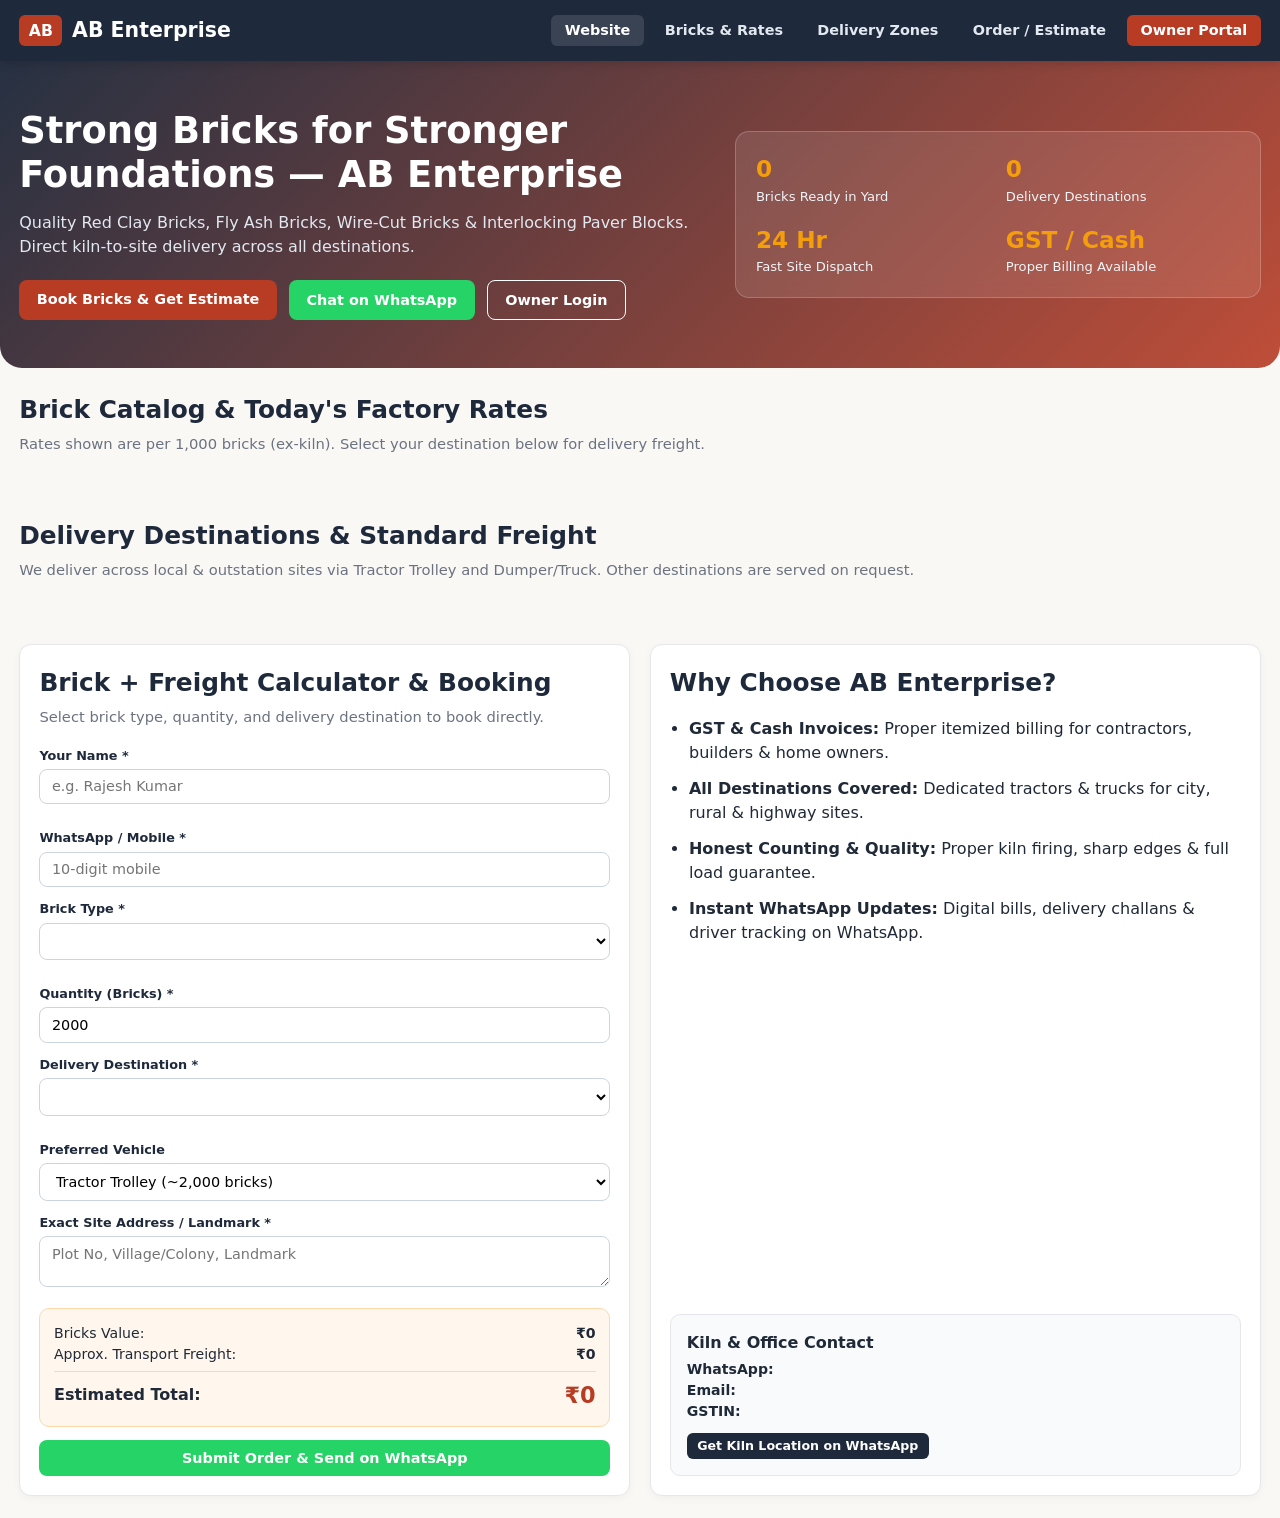
<file: index.html>
<!DOCTYPE html>
<html lang="en">
<head>
  <meta charset="UTF-8" />
  <meta name="viewport" content="width=device-width, initial-scale=1.0" />
  <title>AB Enterprise | Brick Manufacturing, Invoicing & Owner Portal</title>
  <style>
    :root {
      --primary: #b83b24;
      --primary-dark: #8f2a18;
      --secondary: #1e293b;
      --accent: #f59e0b;
      --whatsapp: #25d366;
      --whatsapp-dark: #128c7e;
      --bg: #faf8f5;
      --card: #ffffff;
      --text: #1f2937;
      --muted: #6b7280;
      --border: #e5e7eb;
      --success: #16a34a;
      --warning: #d97706;
      --danger: #dc2626;
      --info: #2563eb;
    }

    * { box-sizing: border-box; margin: 0; padding: 0; font-family: 'Segoe UI', system-ui, -apple-system, sans-serif; }
    body { background: var(--bg); color: var(--text); line-height: 1.5; }
    .hidden { display: none !important; }

    header { background: var(--secondary); color: #fff; position: sticky; top: 0; z-index: 100; box-shadow: 0 2px 10px rgba(0,0,0,0.16); }
    .nav-container { max-width: 1320px; margin: auto; padding: 0.78rem 1.2rem; display: flex; justify-content: space-between; align-items: center; flex-wrap: wrap; gap: 0.8rem; }
    .brand { display: flex; align-items: center; gap: 0.6rem; font-size: 1.28rem; font-weight: 800; color: #fff; cursor: pointer; }
    .brand-badge { background: var(--primary); color: #fff; padding: 0.25rem 0.6rem; border-radius: 6px; font-size: 0.98rem; }
    nav { display: flex; gap: 0.45rem; flex-wrap: wrap; align-items: center; }
    .nav-btn { background: transparent; color: #e2e8f0; border: none; padding: 0.45rem 0.85rem; border-radius: 6px; cursor: pointer; font-size: 0.9rem; font-weight: 600; text-decoration: none; }
    .nav-btn:hover, .nav-btn.active { background: rgba(255,255,255,0.12); color: #fff; }
    .nav-btn.owner-pill { background: var(--primary); color: #fff; }
    .nav-btn.owner-pill:hover { background: var(--primary-dark); }

    .container { max-width: 1320px; margin: auto; padding: 1.4rem 1.2rem; }
    .section-title { font-size: 1.55rem; color: var(--secondary); font-weight: 800; margin-bottom: 0.3rem; }
    .section-sub { color: var(--muted); margin-bottom: 1.1rem; font-size: 0.92rem; }
    .grid-2 { display: grid; grid-template-columns: repeat(auto-fit, minmax(320px, 1fr)); gap: 1.2rem; }
    .grid-3 { display: grid; grid-template-columns: repeat(auto-fit, minmax(260px, 1fr)); gap: 1.1rem; }
    .grid-4 { display: grid; grid-template-columns: repeat(auto-fit, minmax(210px, 1fr)); gap: 0.95rem; }

    .card { background: var(--card); border: 1px solid var(--border); border-radius: 12px; padding: 1.2rem; box-shadow: 0 2px 8px rgba(0,0,0,0.04); }

    .btn { display: inline-flex; align-items: center; justify-content: center; gap: 0.4rem; padding: 0.6rem 1.1rem; border-radius: 8px; border: none; font-weight: 700; cursor: pointer; font-size: 0.9rem; text-decoration: none; transition: 0.18s; }
    .btn-primary { background: var(--primary); color: #fff; }
    .btn-primary:hover { background: var(--primary-dark); }
    .btn-wa { background: var(--whatsapp); color: #fff; }
    .btn-wa:hover { background: var(--whatsapp-dark); }
    .btn-dark { background: var(--secondary); color: #fff; }
    .btn-info { background: var(--info); color: #fff; }
    .btn-danger { background: var(--danger); color: #fff; }
    .btn-outline { background: #fff; border: 1.5px solid #cbd5e1; color: var(--secondary); }
    .btn-hero-outline { background: transparent; border: 1.5px solid #fff; color: #fff; }
    .btn-sm { padding: 0.34rem 0.65rem; font-size: 0.79rem; border-radius: 6px; }

    .hero { background: linear-gradient(135deg, rgba(30,41,59,0.96), rgba(184,59,36,0.9)); color: #fff; padding: 3rem 1.2rem; border-radius: 0 0 22px 22px; }
    .hero-inner { max-width: 1320px; margin: auto; display: grid; grid-template-columns: 1.3fr 1fr; gap: 2rem; align-items: center; }
    .hero h1 { font-size: 2.3rem; line-height: 1.2; margin-bottom: 0.85rem; }
    .hero p { color: #e2e8f0; margin-bottom: 1.3rem; }
    .hero-stats { background: rgba(255,255,255,0.1); backdrop-filter: blur(8px); padding: 1.25rem; border-radius: 14px; border: 1px solid rgba(255,255,255,0.2); display: grid; grid-template-columns: 1fr 1fr; gap: 1rem; }
    .stat-box h3 { font-size: 1.45rem; color: var(--accent); }
    .stat-box p { font-size: 0.82rem; margin: 0; color: #f1f5f9; }

    .brick-icon { width: 44px; height: 26px; background: var(--primary); border-radius: 4px; margin-bottom: 0.65rem; box-shadow: inset 0 -4px 0 rgba(0,0,0,0.22); }
    .price-tag { font-size: 1.28rem; font-weight: 800; color: var(--primary); margin: 0.3rem 0; }
    .badge { display: inline-block; padding: 0.18rem 0.55rem; border-radius: 999px; font-size: 0.75rem; font-weight: 700; }
    .badge-ok { background: #dcfce7; color: #166534; }
    .badge-warn { background: #fef3c7; color: #92400e; }
    .badge-blue { background: #dbeafe; color: #1e40af; }
    .badge-red { background: #fee2e2; color: #991b1b; }
    .badge-purple { background: #f3e8ff; color: #6b21a8; }

    .form-group { margin-bottom: 0.78rem; }
    label { display: block; font-size: 0.8rem; font-weight: 700; margin-bottom: 0.25rem; color: var(--secondary); }
    input, select, textarea { width: 100%; padding: 0.54rem 0.72rem; border: 1px solid #cbd5e1; border-radius: 8px; font-size: 0.9rem; background: #fff; }
    input:focus, select:focus, textarea:focus { outline: none; border-color: var(--primary); box-shadow: 0 0 0 3px rgba(184,59,36,0.12); }
    .estimate-box { background: #fff7ed; border: 1px solid #fed7aa; padding: 0.85rem; border-radius: 10px; margin: 0.85rem 0; }

    .login-wrap { min-height: 78vh; display: flex; align-items: center; justify-content: center; padding: 1.5rem; }
    .login-card { max-width: 420px; width: 100%; background: #fff; border: 1px solid var(--border); border-radius: 16px; padding: 2rem; box-shadow: 0 12px 30px rgba(0,0,0,0.08); }
    .demo-creds { background: #f8fafc; border: 1px dashed #94a3b8; padding: 0.75rem; border-radius: 8px; font-size: 0.84rem; margin-bottom: 1rem; }

    .kpi-card { background: #fff; border-left: 5px solid var(--primary); padding: 0.95rem 1.05rem; border-radius: 10px; box-shadow: 0 2px 6px rgba(0,0,0,0.05); }
    .kpi-card span { font-size: 0.78rem; color: var(--muted); font-weight: 700; display: block; }
    .kpi-card h2 { font-size: 1.4rem; margin-top: 0.15rem; color: var(--secondary); }

    .owner-tabs { display: flex; gap: 0.42rem; flex-wrap: wrap; margin: 1.15rem 0; padding-bottom: 0.6rem; border-bottom: 2px solid var(--border); }
    .tab-btn { padding: 0.5rem 0.85rem; border: none; background: #e2e8f0; color: var(--secondary); border-radius: 8px; font-weight: 700; font-size: 0.84rem; cursor: pointer; }
    .tab-btn.active { background: var(--secondary); color: #fff; }

    .sub-switch { display: inline-flex; background: #e2e8f0; padding: 4px; border-radius: 10px; }
    .sub-switch button { border: none; background: transparent; padding: 0.45rem 1rem; border-radius: 7px; font-weight: 700; cursor: pointer; color: var(--secondary); font-size: 0.86rem; }
    .sub-switch button.active { background: var(--primary); color: #fff; }

    .table-wrap { overflow-x: auto; }
    table { width: 100%; border-collapse: collapse; margin-top: 0.4rem; font-size: 0.86rem; }
    th, td { padding: 0.6rem 0.65rem; text-align: left; border-bottom: 1px solid var(--border); vertical-align: top; }
    th { background: #f8fafc; font-weight: 700; color: var(--secondary); white-space: nowrap; }

    .alert-bar { background: #fef3c7; border: 1px solid #f59e0b; color: #92400e; padding: 0.7rem 0.95rem; border-radius: 10px; margin-top: 0.9rem; font-size: 0.86rem; }
    .draft-items-box { background: #f8fafc; border: 1px solid var(--border); border-radius: 10px; padding: 0.85rem; margin: 0.85rem 0; }

    .modal-backdrop { position: fixed; inset: 0; background: rgba(15,23,42,0.7); z-index: 1000; display: flex; align-items: center; justify-content: center; padding: 1rem; }
    .modal-box { background: #fff; border-radius: 12px; max-width: 720px; width: 100%; padding: 1.6rem; max-height: 92vh; overflow-y: auto; box-shadow: 0 20px 45px rgba(0,0,0,0.3); }
    .inv-header { display: flex; justify-content: space-between; gap: 1rem; border-bottom: 2px solid var(--secondary); padding-bottom: 0.8rem; margin-bottom: 0.9rem; flex-wrap: wrap; }
    .inv-meta-grid { display: grid; grid-template-columns: 1fr 1fr; gap: 0.8rem; background: #f8fafc; padding: 0.8rem; border-radius: 8px; margin-bottom: 0.9rem; font-size: 0.88rem; }

    .wa-float { position: fixed; bottom: 20px; right: 20px; z-index: 950; display: flex; flex-direction: column; align-items: flex-end; gap: 0.55rem; }
    .wa-popup { background: #fff; border: 1px solid var(--border); border-radius: 12px; width: 280px; padding: 1rem; box-shadow: 0 10px 25px rgba(0,0,0,0.18); }
    .wa-fab { background: var(--whatsapp); color: #fff; border: none; border-radius: 999px; padding: 0.8rem 1.15rem; font-weight: 800; font-size: 0.9rem; cursor: pointer; box-shadow: 0 6px 18px rgba(37,211,102,0.4); display: flex; align-items: center; gap: 0.4rem; }

    footer { background: var(--secondary); color: #cbd5e1; text-align: center; padding: 1.7rem 1rem; margin-top: 3rem; font-size: 0.86rem; }

    @media (max-width: 768px) {
      .hero-inner, .inv-meta-grid { grid-template-columns: 1fr; }
      .hero h1 { font-size: 1.8rem; }
    }

    @media print {
      header, .wa-float, footer, #page-website, #page-login, #page-owner, .no-print { display: none !important; }
      #print-modal { position: static; background: none; padding: 0; display: block !important; }
      #print-modal .modal-box { box-shadow: none; max-width: 100%; border: 1px solid #000; padding: 1rem; }
    }
  </style>
</head>
<body>

  <!-- Header -->
  <header>
    <div class="nav-container">
      <div class="brand" onclick="openPublicPage()">
        <span class="brand-badge">AB</span>
        <span id="hdr-biz-name">AB Enterprise</span>
      </div>
      <nav>
        <button class="nav-btn active" id="nav-web-btn" onclick="openPublicPage()">Website</button>
        <a class="nav-btn" href="#products" onclick="openPublicPage()">Bricks & Rates</a>
        <a class="nav-btn" href="#destinations-public" onclick="openPublicPage()">Delivery Zones</a>
        <a class="nav-btn" href="#order-section" onclick="openPublicPage()">Order / Estimate</a>
        <button class="nav-btn owner-pill" id="nav-owner-btn" onclick="openOwnerPortal()">Owner Portal</button>
      </nav>
    </div>
  </header>

  <!-- ==================== 1. PUBLIC WEBSITE ==================== -->
  <main id="page-website">
    <section class="hero">
      <div class="hero-inner">
        <div>
          <h1>Strong Bricks for Stronger Foundations — <span class="biz-name-txt">AB Enterprise</span></h1>
          <p class="biz-tagline-txt">Quality Red Clay Bricks, Fly Ash Bricks, Wire-Cut Bricks & Interlocking Paver Blocks. Direct kiln-to-site delivery across all destinations.</p>
          <div style="display:flex; gap:0.75rem; flex-wrap:wrap;">
            <a href="#order-section" class="btn btn-primary">Book Bricks & Get Estimate</a>
            <button class="btn btn-wa" onclick="openQuickWhatsApp('Hello, I would like to know today\'s brick rates and delivery availability.')">Chat on WhatsApp</button>
            <button class="btn btn-hero-outline" onclick="openOwnerPortal()">Owner Login</button>
          </div>
        </div>
        <div class="hero-stats">
          <div class="stat-box"><h3 id="hero-stock">0</h3><p>Bricks Ready in Yard</p></div>
          <div class="stat-box"><h3 id="hero-dests">0</h3><p>Delivery Destinations</p></div>
          <div class="stat-box"><h3>24 Hr</h3><p>Fast Site Dispatch</p></div>
          <div class="stat-box"><h3>GST / Cash</h3><p>Proper Billing Available</p></div>
        </div>
      </div>
    </section>

    <section class="container" id="products">
      <h2 class="section-title">Brick Catalog & Today's Factory Rates</h2>
      <p class="section-sub">Rates shown are per 1,000 bricks (ex-kiln). Select your destination below for delivery freight.</p>
      <div class="grid-4" id="public-products-grid"></div>
    </section>

    <section class="container" id="destinations-public">
      <h2 class="section-title">Delivery Destinations & Standard Freight</h2>
      <p class="section-sub">We deliver across local & outstation sites via Tractor Trolley and Dumper/Truck. Other destinations are served on request.</p>
      <div class="grid-4" id="public-dest-grid"></div>
    </section>

    <section class="container" id="order-section">
      <div class="grid-2">
        <div class="card">
          <h2 class="section-title">Brick + Freight Calculator & Booking</h2>
          <p class="section-sub">Select brick type, quantity, and delivery destination to book directly.</p>
          <form id="public-order-form" onsubmit="handlePublicOrder(event)">
            <div class="grid-2" style="gap:0.75rem;">
              <div class="form-group"><label>Your Name *</label><input type="text" id="ord-name" required placeholder="e.g. Rajesh Kumar"></div>
              <div class="form-group"><label>WhatsApp / Mobile *</label><input type="tel" id="ord-phone" required placeholder="10-digit mobile"></div>
            </div>
            <div class="grid-2" style="gap:0.75rem;">
              <div class="form-group"><label>Brick Type *</label><select id="ord-brick" onchange="updatePublicEstimate()"></select></div>
              <div class="form-group"><label>Quantity (Bricks) *</label><input type="number" id="ord-qty" min="100" step="100" value="2000" oninput="updatePublicEstimate()" required></div>
            </div>
            <div class="grid-2" style="gap:0.75rem;">
              <div class="form-group"><label>Delivery Destination *</label><select id="ord-dest" onchange="updatePublicEstimate()"></select></div>
              <div class="form-group">
                <label>Preferred Vehicle</label>
                <select id="ord-veh-type" onchange="updatePublicEstimate()">
                  <option value="tractor">Tractor Trolley (~2,000 bricks)</option>
                  <option value="truck">Dumper / Truck (~5,000+ bricks)</option>
                </select>
              </div>
            </div>
            <div class="form-group"><label>Exact Site Address / Landmark *</label><textarea id="ord-address" rows="2" required placeholder="Plot No, Village/Colony, Landmark"></textarea></div>

            <div class="estimate-box">
              <div style="display:flex; justify-content:space-between; font-size:0.88rem;"><span>Bricks Value:</span><strong id="est-bricks">₹0</strong></div>
              <div style="display:flex; justify-content:space-between; font-size:0.88rem;"><span>Approx. Transport Freight:</span><strong id="est-freight">₹0</strong></div>
              <hr style="margin:0.4rem 0; border:none; border-top:1px solid #fed7aa;">
              <div style="display:flex; justify-content:space-between; align-items:center;">
                <strong>Estimated Total:</strong>
                <strong style="font-size:1.4rem; color:var(--primary);" id="ord-estimate">₹0</strong>
              </div>
              <small style="color:var(--muted);" id="ord-load-info"></small>
            </div>
            <button type="submit" class="btn btn-wa" style="width:100%;">Submit Order & Send on WhatsApp</button>
          </form>
        </div>

        <div class="card" style="display:flex; flex-direction:column; justify-content:space-between;">
          <div>
            <h2 class="section-title">Why Choose <span class="biz-name-txt">AB Enterprise</span>?</h2>
            <ul style="padding-left:1.2rem; display:grid; gap:0.75rem; margin:1rem 0;">
              <li><strong>GST & Cash Invoices:</strong> Proper itemized billing for contractors, builders & home owners.</li>
              <li><strong>All Destinations Covered:</strong> Dedicated tractors & trucks for city, rural & highway sites.</li>
              <li><strong>Honest Counting & Quality:</strong> Proper kiln firing, sharp edges & full load guarantee.</li>
              <li><strong>Instant WhatsApp Updates:</strong> Digital bills, delivery challans & driver tracking on WhatsApp.</li>
            </ul>
          </div>
          <div style="background:#f8fafc; padding:1rem; border-radius:10px; border:1px solid var(--border);">
            <h4>Kiln & Office Contact</h4>
            <p style="font-size:0.88rem; color:var(--muted); margin-top:0.25rem;" id="contact-address-display"></p>
            <p style="font-size:0.88rem; margin-top:0.25rem;">
              <strong>WhatsApp:</strong> <span id="contact-phone-display"></span><br>
              <strong>Email:</strong> <span id="contact-email-display"></span><br>
              <strong>GSTIN:</strong> <span id="contact-gst-display"></span>
            </p>
            <button class="btn btn-dark btn-sm" style="margin-top:0.65rem;" onclick="openQuickWhatsApp('Hello, please share kiln location and sample brick details.')">Get Kiln Location on WhatsApp</button>
          </div>
        </div>
      </div>
    </section>
  </main>

  <!-- ==================== 2. OWNER LOGIN ==================== -->
  <main id="page-login" class="login-wrap hidden" style="display:none;">
    <div class="login-card">
      <div style="text-align:center; margin-bottom:1.1rem;">
        <span class="brand-badge" style="font-size:1.15rem; padding:0.4rem 0.85rem;">AB</span>
        <h2 style="margin-top:0.65rem; color:var(--secondary);">Owner Dashboard Login</h2>
        <p style="font-size:0.86rem; color:var(--muted);">Manage Sales Invoices, Purchase Bills, Destinations, Stock & Profit</p>
      </div>
      <div class="demo-creds">
        <strong>Default Login:</strong><br>
        Username: <code>owner</code> &nbsp;|&nbsp; Password: <code>ab1234</code>
      </div>
      <form onsubmit="handleOwnerLogin(event)" action="javascript:void(0);">
        <div class="form-group"><label>Owner Username</label><input type="text" id="login-user" required placeholder="Enter username" autocomplete="username"></div>
        <div class="form-group"><label>Password</label><input type="password" id="login-pass" required placeholder="Enter password" autocomplete="current-password"></div>
        <p id="login-error" class="hidden" style="color:var(--danger); font-size:0.85rem; margin-bottom:0.7rem; font-weight:600;"></p>
        <button type="submit" class="btn btn-primary" style="width:100%;">Login to Owner Dashboard</button>
        <button type="button" class="btn btn-outline" style="width:100%; margin-top:0.55rem;" onclick="openPublicPage()">Back to Public Website</button>
      </form>
    </div>
  </main>

  <!-- ==================== 3. OWNER DASHBOARD ==================== -->
  <main id="page-owner" class="container hidden" style="display:none;">
    <div style="display:flex; justify-content:space-between; align-items:center; flex-wrap:wrap; gap:0.8rem;">
      <div>
        <h2 class="section-title">Owner Business Dashboard — <span class="biz-name-txt">AB Enterprise</span></h2>
        <p class="section-sub" style="margin:0;">
          Sales & Purchase Invoices, Destinations, Vehicles, Materials, Production, Workers & Khata.
          <span id="storage-badge" class="badge badge-blue" style="margin-left:6px;">Local Storage</span>
        </p>
      </div>
      <div style="display:flex; gap:0.5rem; flex-wrap:wrap;">
        <button class="btn btn-outline btn-sm" onclick="openPublicPage()">View Public Site</button>
        <button class="btn btn-danger btn-sm" onclick="logoutOwner()">Logout Owner</button>
      </div>
    </div>

    <div id="owner-alerts"></div>

    <!-- KPIs -->
    <div class="grid-4" style="margin-top:0.95rem;">
      <div class="kpi-card">
        <span>Total Sales (Invoiced)</span>
        <h2 id="kpi-sales">₹0</h2>
        <small style="color:v
</file>
